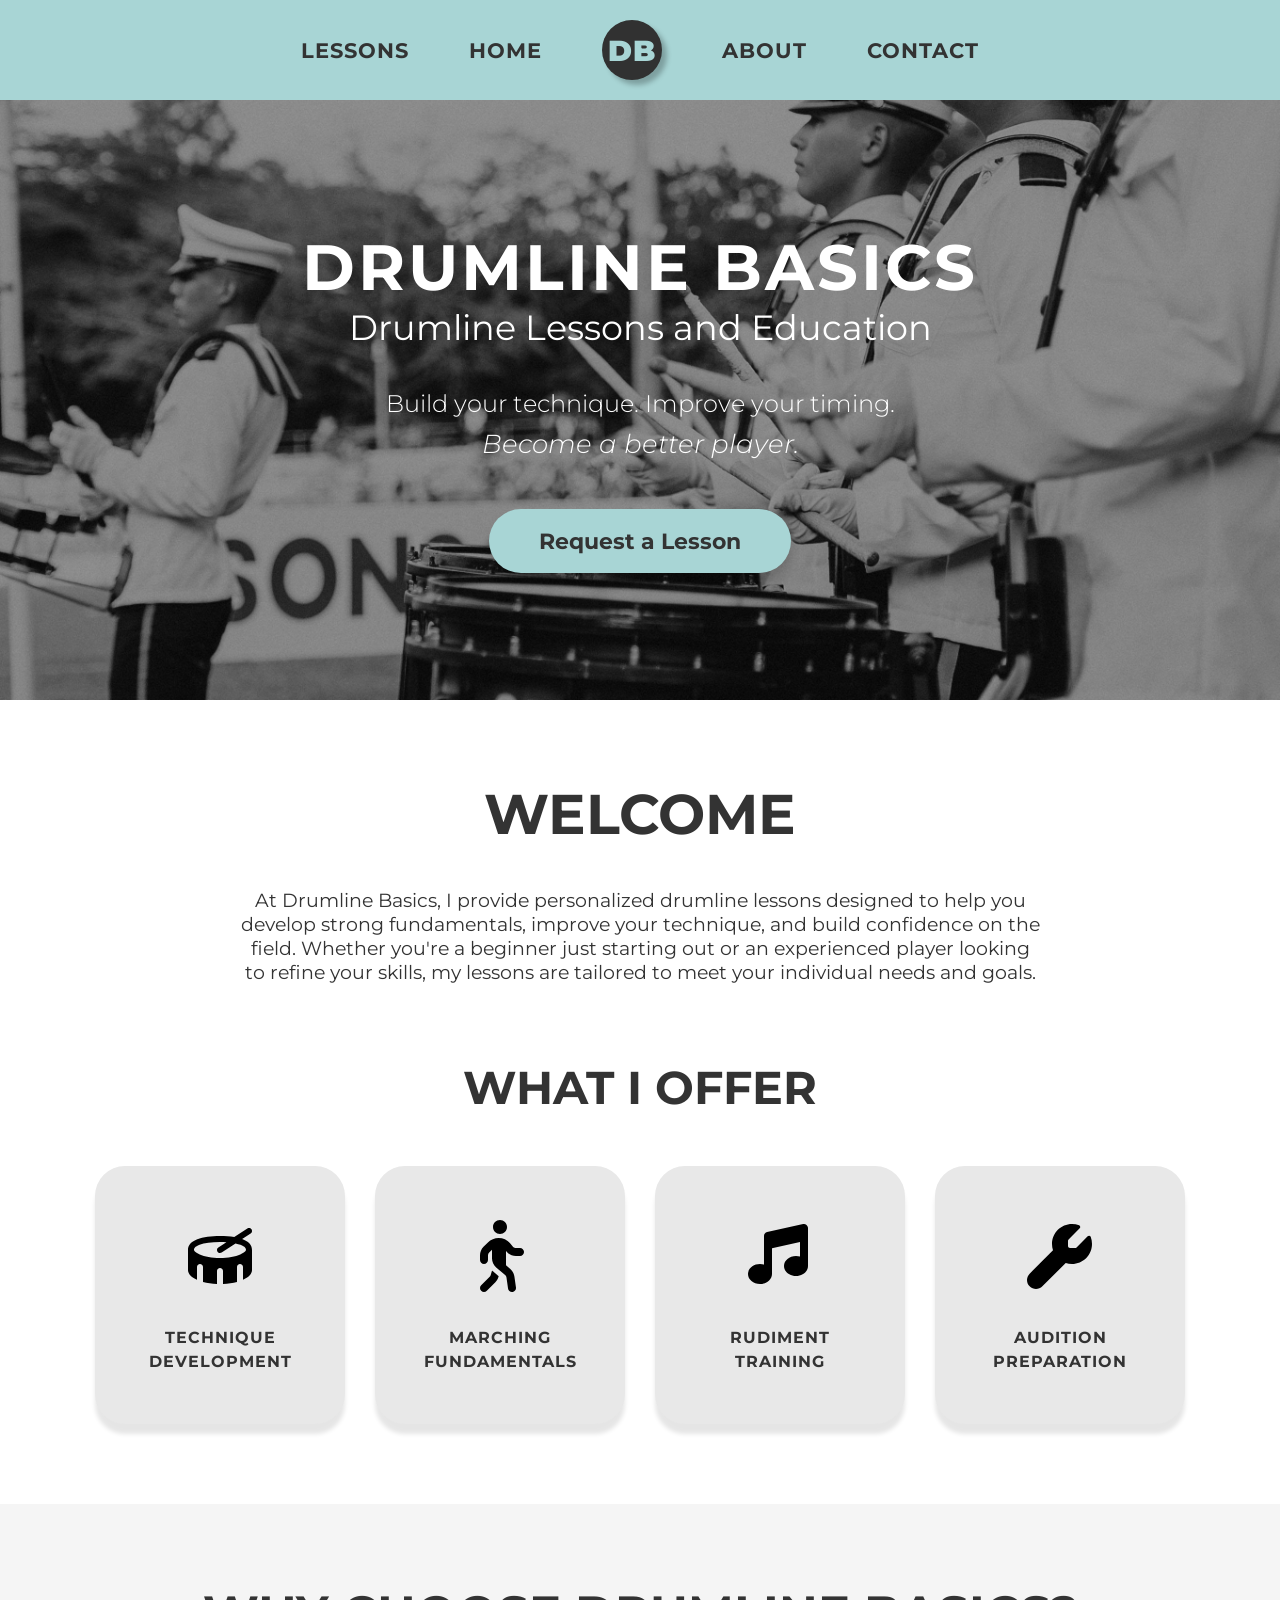
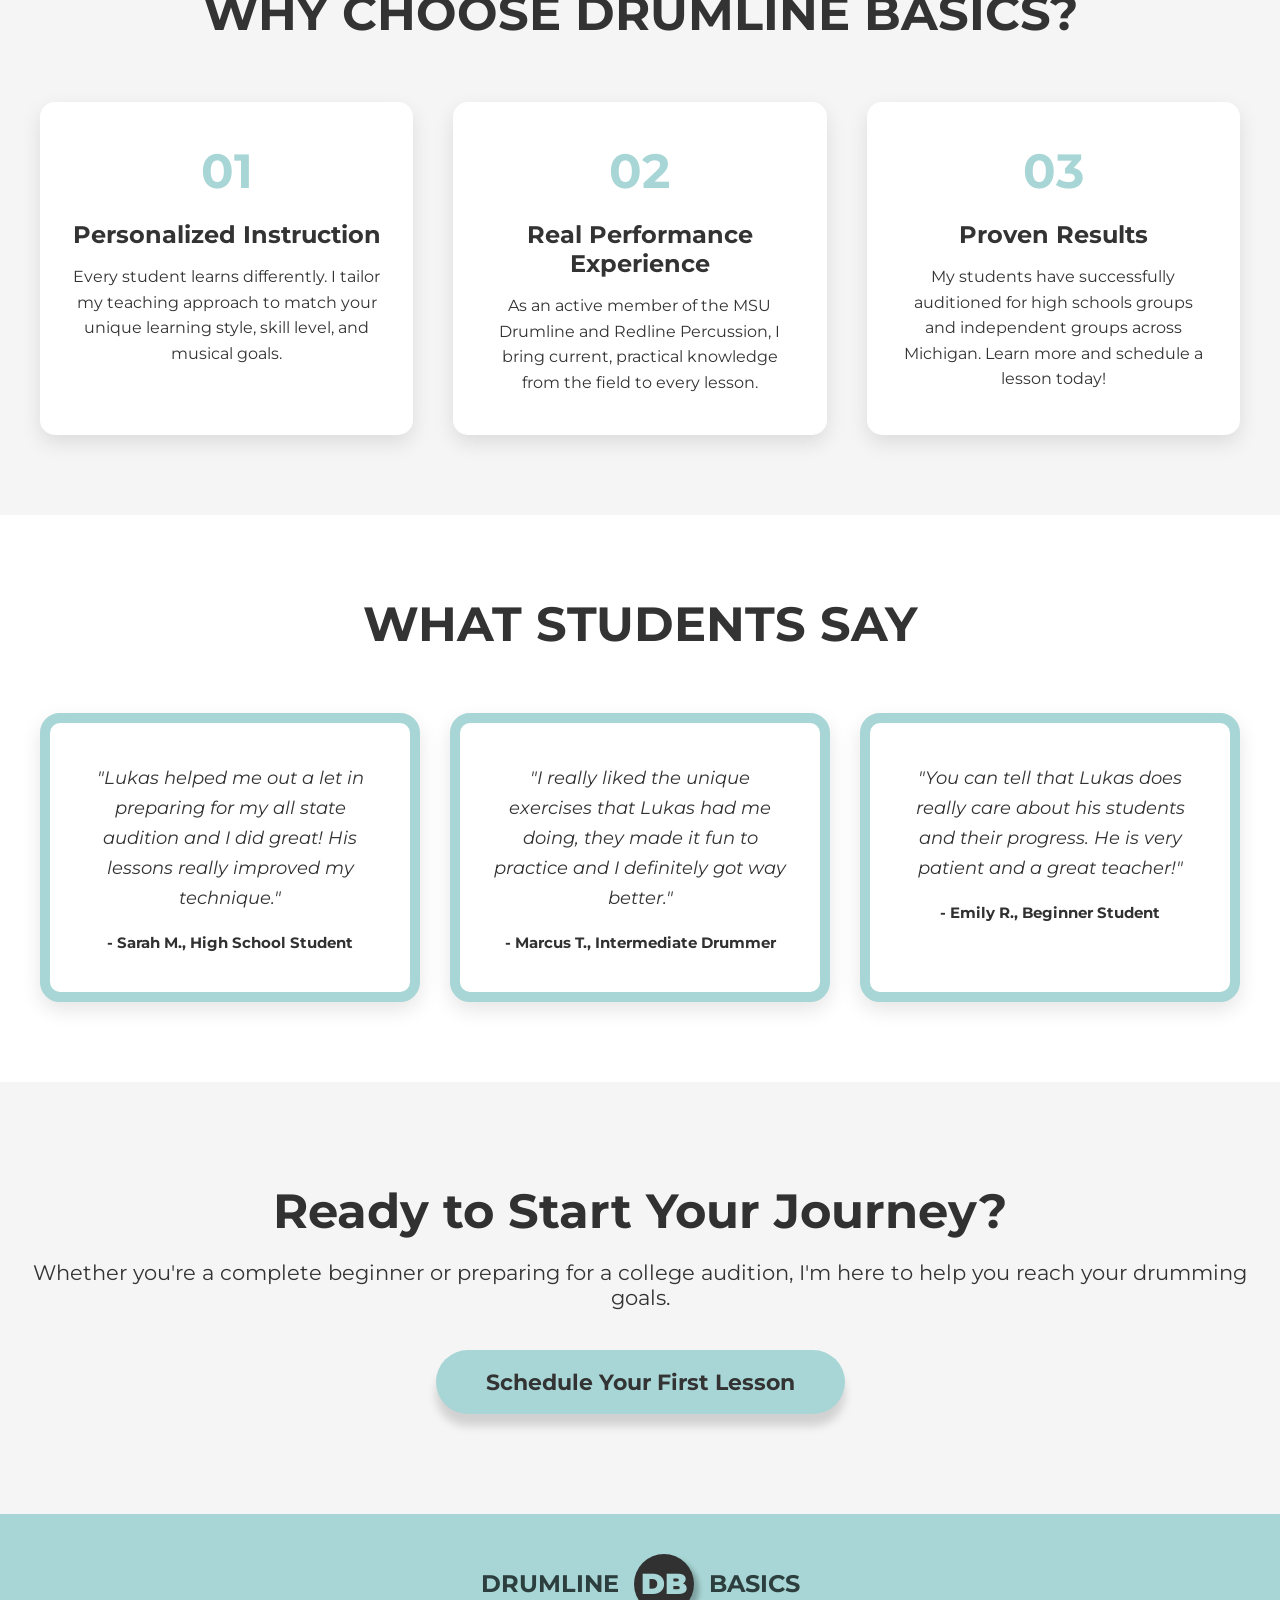
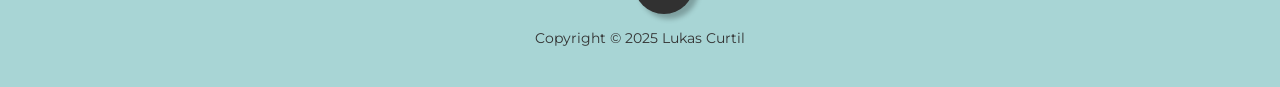
<file: index.html>
<!DOCTYPE html>
<html lang="en">
<head>
    <meta charset="UTF-8">
    <meta name="viewport" content="width=device-width, initial-scale=1.0">
    <title>Drumline Basics - HOME</title>
    <link rel="stylesheet" href="styles.css">
    <link rel="icon" href="images/favicon_final.png" type="image/png">
</head>
<body>
    <nav>
        <ul>
            <li><a href="lessons.html">LESSONS</a></li>
            <li><a href="index.html" class="active">HOME</a></li>
            <li><a href="index.html"><div class="logo">DB</div></a></li>
            <li><a href="about.html">ABOUT</a></li>
            <li><a href="contact.html">CONTACT</a></li>
        </ul>
    </nav>

    <section class="hero">
        <h1>DRUMLINE BASICS</h1>
        <h2>Drumline Lessons and Education</h2>
        <p>Build your technique. Improve your timing.</p>
        <p class="tagline"><em>Become a better player.</em></p>
        <a href="lessons.html" class="cta-button">Request a Lesson</a>
    </section>
    

    <section class="what-i-offer">
        <h2>WELCOME</h2>
        <p class="offer-intro">At Drumline Basics, I provide personalized drumline lessons designed to help you develop strong fundamentals, improve your technique, and build confidence on the field. Whether you're a beginner just starting out or an experienced player looking to refine your skills, my lessons are tailored to meet your individual needs and goals.</p>
        <h3 class="sub-what-i-offer">WHAT I OFFER</h3>
        <div class="features">
            <div class="feature-card">
                <img class="icon" src="svgs/drum-solid-full.svg" alt="Drum Icon">
                <h3>TECHNIQUE<br>DEVELOPMENT</h3>
            </div>
            <div class="feature-card">
                <img class="icon" src="svgs/person-walking-solid-full.svg" alt="Marching Icon">
                <h3>MARCHING<br>FUNDAMENTALS</h3>
            </div>
            <div class="feature-card">
                <img class="icon" src="svgs/music-solid-full.svg" alt="Music Icon">
                <h3>RUDIMENT<br>TRAINING</h3>
            </div>
            <div class="feature-card">
                <img class="icon" src="svgs/wrench-solid-full.svg" alt="Wrench Icon">
                <h3>AUDITION<br>PREPARATION</h3>
            </div>
        </div>
    </section>

    <section class="why-choose">
        <h2>WHY CHOOSE DRUMLINE BASICS?</h2>
        <div class="why-content">
            <div class="why-item">
                <div class="why-number">01</div>
                <h3>Personalized Instruction</h3>
                <p>Every student learns differently. I tailor my teaching approach to match your unique learning style, skill level, and musical goals.</p>
            </div>
            <div class="why-item">
                <div class="why-number">02</div>
                <h3>Real Performance Experience</h3>
                <p>As an active member of the MSU Drumline and Redline Percussion, I bring current, practical knowledge from the field to every lesson.</p>
            </div>
            <div class="why-item">
                <div class="why-number">03</div>
                <h3>Proven Results</h3>
                <p>My students have successfully auditioned for high schools groups and independent groups across Michigan. Learn more and schedule a lesson today!</p>
            </div>
        </div>
    </section>

    <section class="testimonials">
        <h2>WHAT STUDENTS SAY</h2>
        <div class="testimonial-grid">
            <div class="testimonial-card">
                <p class="testimonial-text">"Lukas helped me out a let in preparing for my all state audition and I did great! His lessons really improved my technique."</p>
                <p class="testimonial-author">- Sarah M., High School Student</p>
            </div>
            <div class="testimonial-card">
                <p class="testimonial-text">"I really liked the unique exercises that Lukas had me doing, they made it fun to practice and I definitely got way better."</p>
                <p class="testimonial-author">- Marcus T., Intermediate Drummer</p>
            </div>
            <div class="testimonial-card">
                <p class="testimonial-text">"You can tell that Lukas does really care about his students and their progress. He is very patient and a great teacher!"</p>
                <p class="testimonial-author">- Emily R., Beginner Student</p>
            </div>
        </div>
    </section>

    <section class="cta-section">
        <div class="cta-content">
            <h2>Ready to Start Your Journey?</h2>
            <p>Whether you're a complete beginner or preparing for a college audition, I'm here to help you reach your drumming goals.</p>
            <a href="lessons.html" class="cta-button">Schedule Your First Lesson</a>
        </div>
    </section>

    <footer>
        <div class="footer-logo">
            <span class="footer-text">DRUMLINE</span>
            <div class="logo">DB</div>
            <span class="footer-text">BASICS</span>
        </div>
        <p class="copyright">Copyright © 2025 Lukas Curtil</p>
    </footer>

    <button id="backToTop">
          <img src="svgs/angle-up-solid-full.svg" alt="Back to top">
    </button>

    <script src="scripts/btt.js"></script>
</body>
</html>
</file>
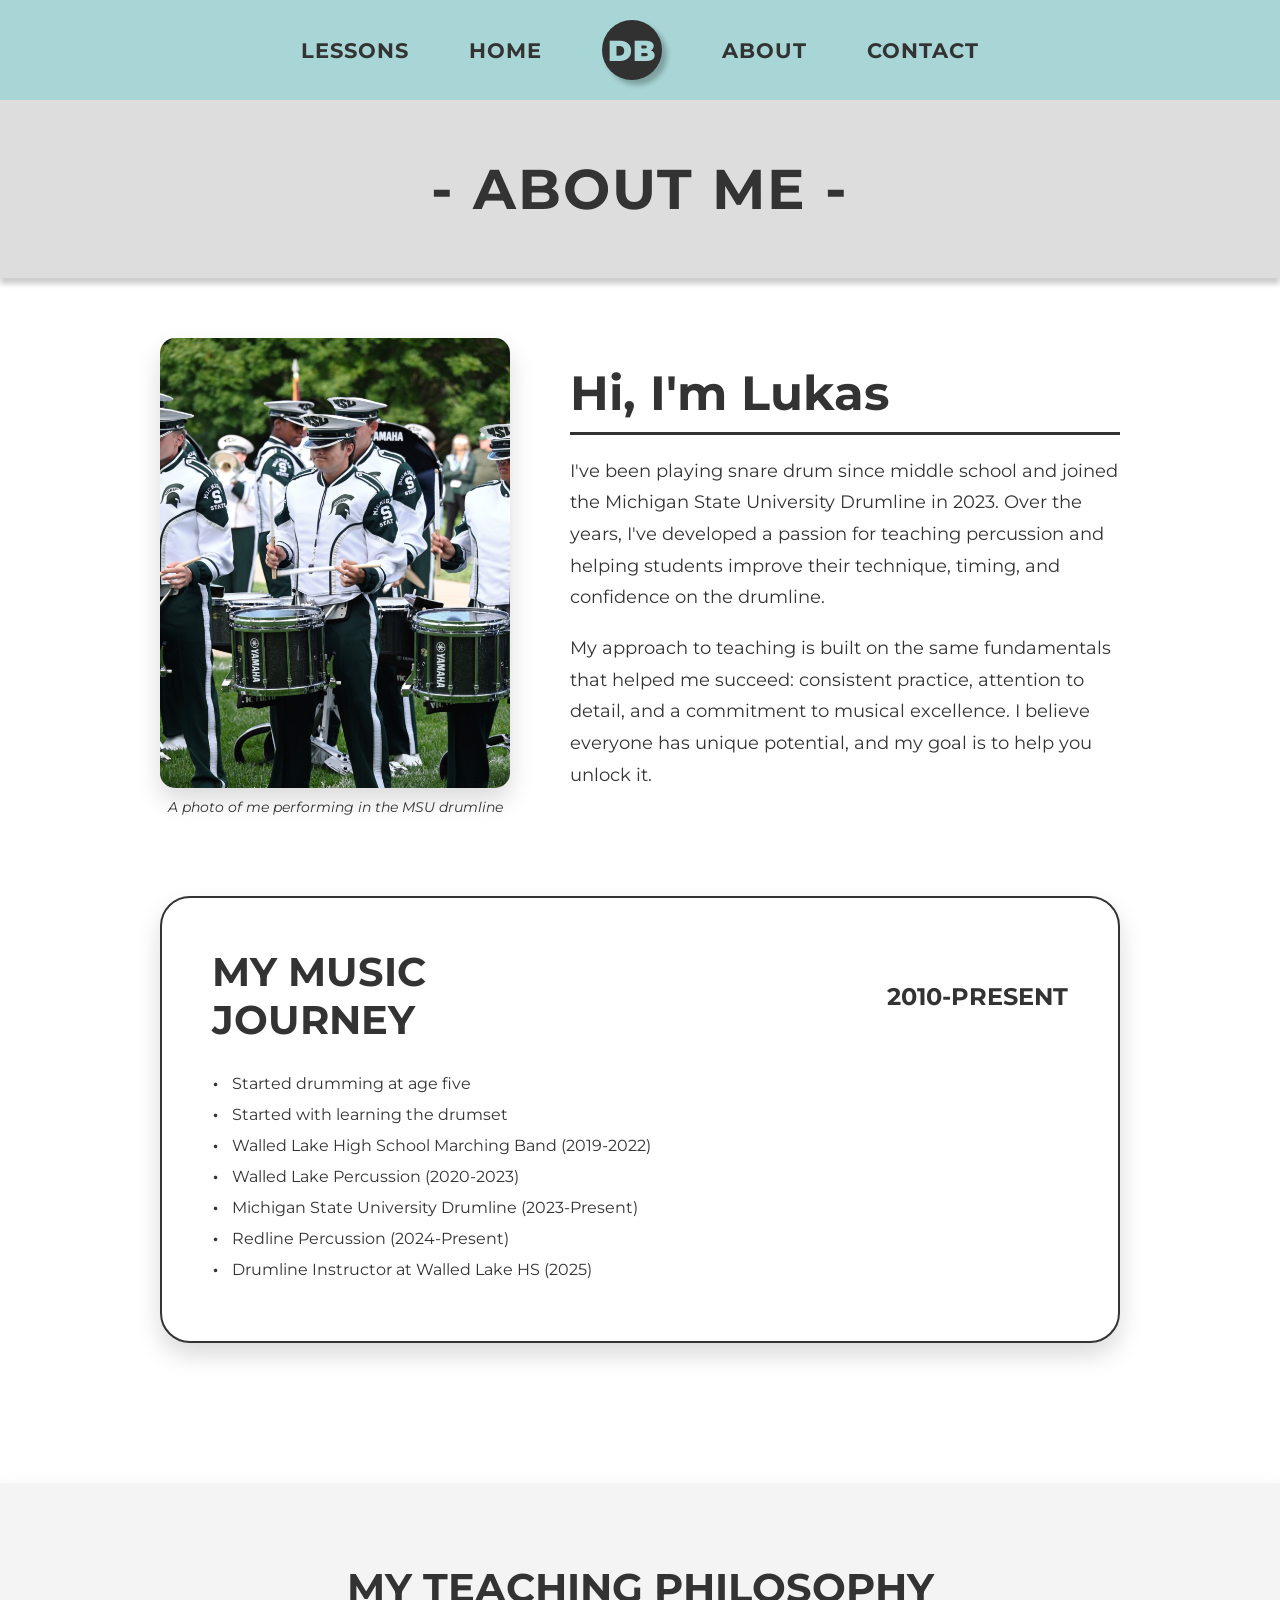
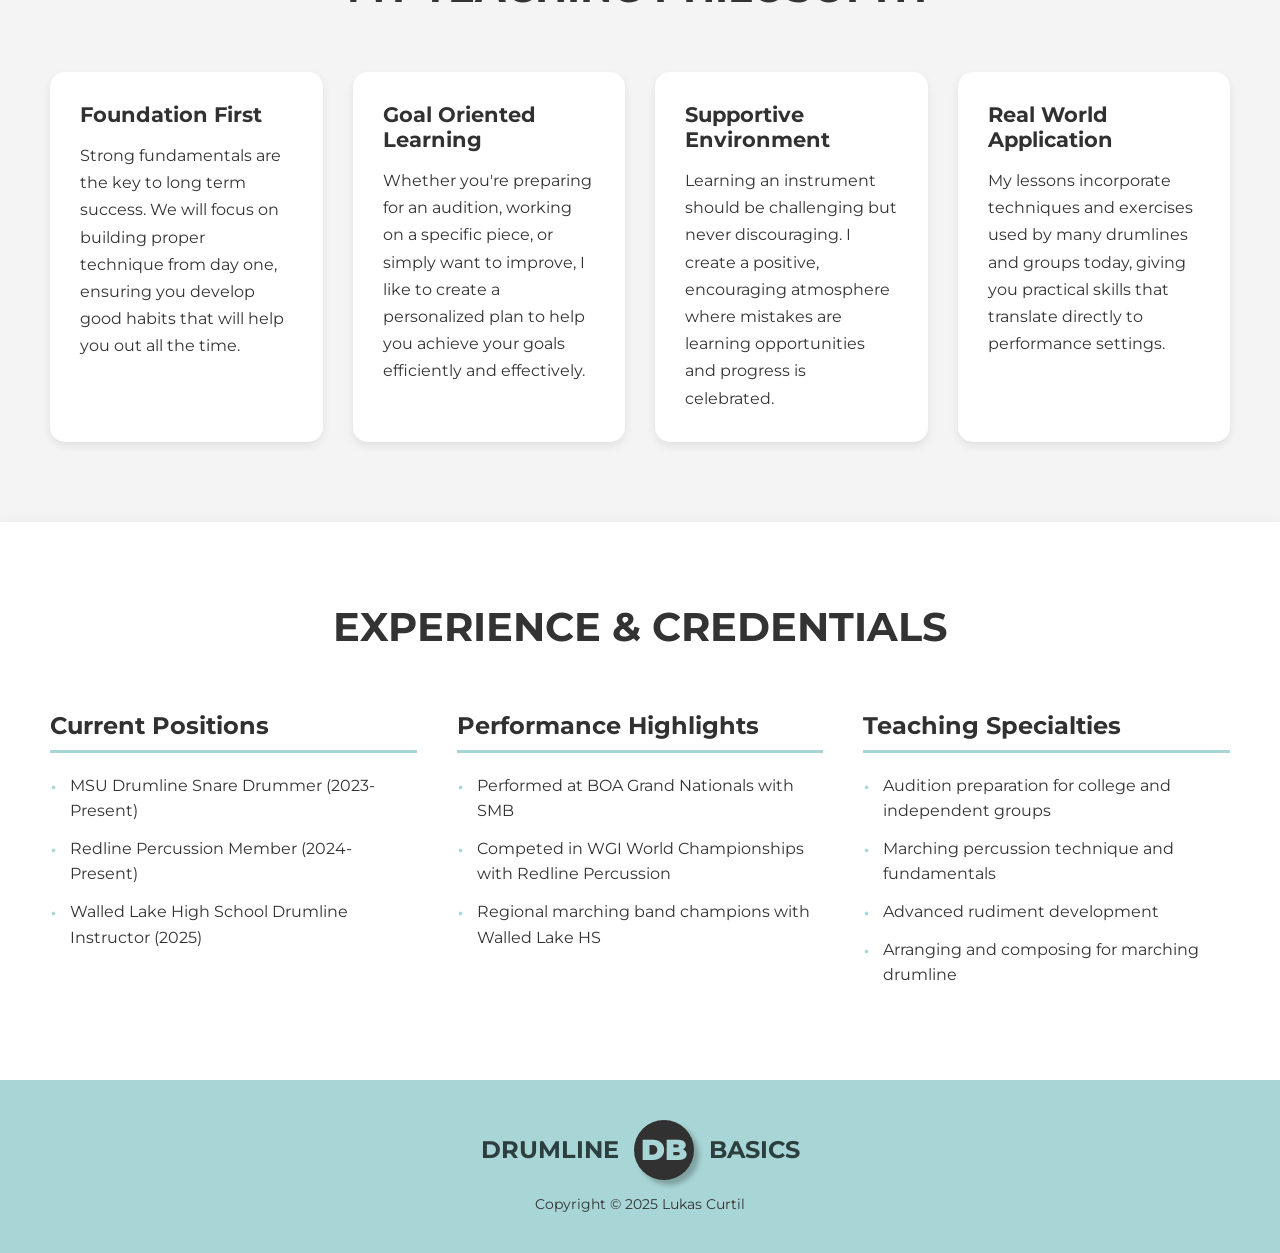
<file: about.html>
<!DOCTYPE html>
<html lang="en">
<head>
    <meta charset="UTF-8">
    <meta name="viewport" content="width=device-width, initial-scale=1.0">
    <title>Drumline Basics - ABOUT</title>
    <link rel="stylesheet" href="styles.css">
    <link rel="icon" href="images/favicon_final.png" type="image/png">
</head>
<body>
    <nav>
        <ul>
            <li><a href="lessons.html">LESSONS</a></li>
            <li><a href="index.html" class="active">HOME</a></li>
            <li><a href="index.html"><div class="logo">DB</div></a></li>
            <li><a href="about.html">ABOUT</a></li>
            <li><a href="contact.html">CONTACT</a></li>
        </ul>
    </nav>

    <section class="page-header">
        <h1>- ABOUT ME -</h1>
    </section>

    <section class="about-content">
        <div class="about-intro">
            <div class="about-image">
                <img src="images/about-img.png" alt="Me performing in the MSU drumline.">
                <p class="image-caption">A photo of me performing in the MSU drumline</p>
            </div>
            <div class="about-text">
                <h2>Hi, I'm Lukas</h2>
                <p>I've been playing snare drum since middle school and joined the Michigan State University Drumline in 2023. Over the years, I've developed a passion for teaching percussion and helping students improve their technique, timing, and confidence on the drumline.</p><br>
                <p>My approach to teaching is built on the same fundamentals that helped me succeed: consistent practice, attention to detail, and a commitment to musical excellence. I believe everyone has unique potential, and my goal is to help you unlock it.</p>
            </div>
        </div>

        <div class="music-journey">
            <div class="journey-header">
                <h2>MY MUSIC<br>JOURNEY</h2>
                <p class="journey-years">2010-PRESENT</p>
            </div>
            <ul class="journey-list">
                <li>Started drumming at age five</li>
                <li>Started with learning the drumset</li>
                <li>Walled Lake High School Marching Band (2019-2022)</li>
                <li>Walled Lake Percussion (2020-2023)</li>
                <li>Michigan State University Drumline (2023-Present)</li>
                <li>Redline Percussion (2024-Present)</li>
                <li>Drumline Instructor at Walled Lake HS (2025)</li>
            </ul>
        </div>
    </section>

    <div class="teaching-philosophy">
        <h2>MY TEACHING PHILOSOPHY</h2>
        <div class="philosophy-grid">
            <div class="philosophy-item">
                <h3>Foundation First</h3>
                <p>Strong fundamentals are the key to long term success. We will focus on building proper technique from day one, ensuring you develop good habits that will help you out all the time.</p>
            </div>
            <div class="philosophy-item">
                <h3>Goal Oriented Learning</h3>
                <p>Whether you're preparing for an audition, working on a specific piece, or simply want to improve, I like to create a personalized plan to help you achieve your goals efficiently and effectively.</p>
            </div>
            <div class="philosophy-item">
                <h3>Supportive Environment</h3>
                <p>Learning an instrument should be challenging but never discouraging. I create a positive, encouraging atmosphere where mistakes are learning opportunities and progress is celebrated.</p>
            </div>
            <div class="philosophy-item">
                <h3>Real World Application</h3>
                <p>My lessons incorporate techniques and exercises used by many drumlines and groups today, giving you practical skills that translate directly to performance settings.</p>
            </div>
        </div>
    </div>

    <div class="credentials">
        <h2>EXPERIENCE & CREDENTIALS</h2>
        <div class="credentials-content">
            <div class="credential-item">
                <h3>Current Positions</h3>
                <ul>
                    <li>MSU Drumline Snare Drummer (2023-Present)</li>
                    <li>Redline Percussion Member (2024-Present)</li>
                    <li>Walled Lake High School Drumline Instructor (2025)</li>
                </ul>
            </div>
            <div class="credential-item">
                <h3>Performance Highlights</h3>
                <ul>
                    <li>Performed at BOA Grand Nationals with SMB</li>
                    <li>Competed in WGI World Championships with Redline Percussion</li>
                    <li>Regional marching band champions with Walled Lake HS</li>
                </ul>
            </div>
            <div class="credential-item">
                <h3>Teaching Specialties</h3>
                <ul>
                    <li>Audition preparation for college and independent groups</li>
                    <li>Marching percussion technique and fundamentals</li>
                    <li>Advanced rudiment development</li>
                    <li>Arranging and composing for marching drumline</li>
                </ul>
            </div>
        </div>
    </div>

    <footer>
        <div class="footer-logo">
            <span class="footer-text">DRUMLINE</span>
            <div class="logo">DB</div>
            <span class="footer-text">BASICS</span>
        </div>
        <p class="copyright">Copyright © 2025 Lukas Curtil</p>
    </footer>

    <div id="tipModal" class="modal">
        <div class="modal-content">
            <span class="close-modal">&times;</span>
            <h2>Tip of the Day</h2>
            <p id="tipText">Loading tip...</p>
            <button id="newTipBtn">Show Another Tip</button>
        </div>
    </div>

    <button id="backToTop">
          <img src="svgs/angle-up-solid-full.svg" alt="Back to top">
    </button>

    <script src="scripts/tip-of-the-day.js"></script>
    <script src="scripts/btt.js"></script>
</body>
</html>
</file>
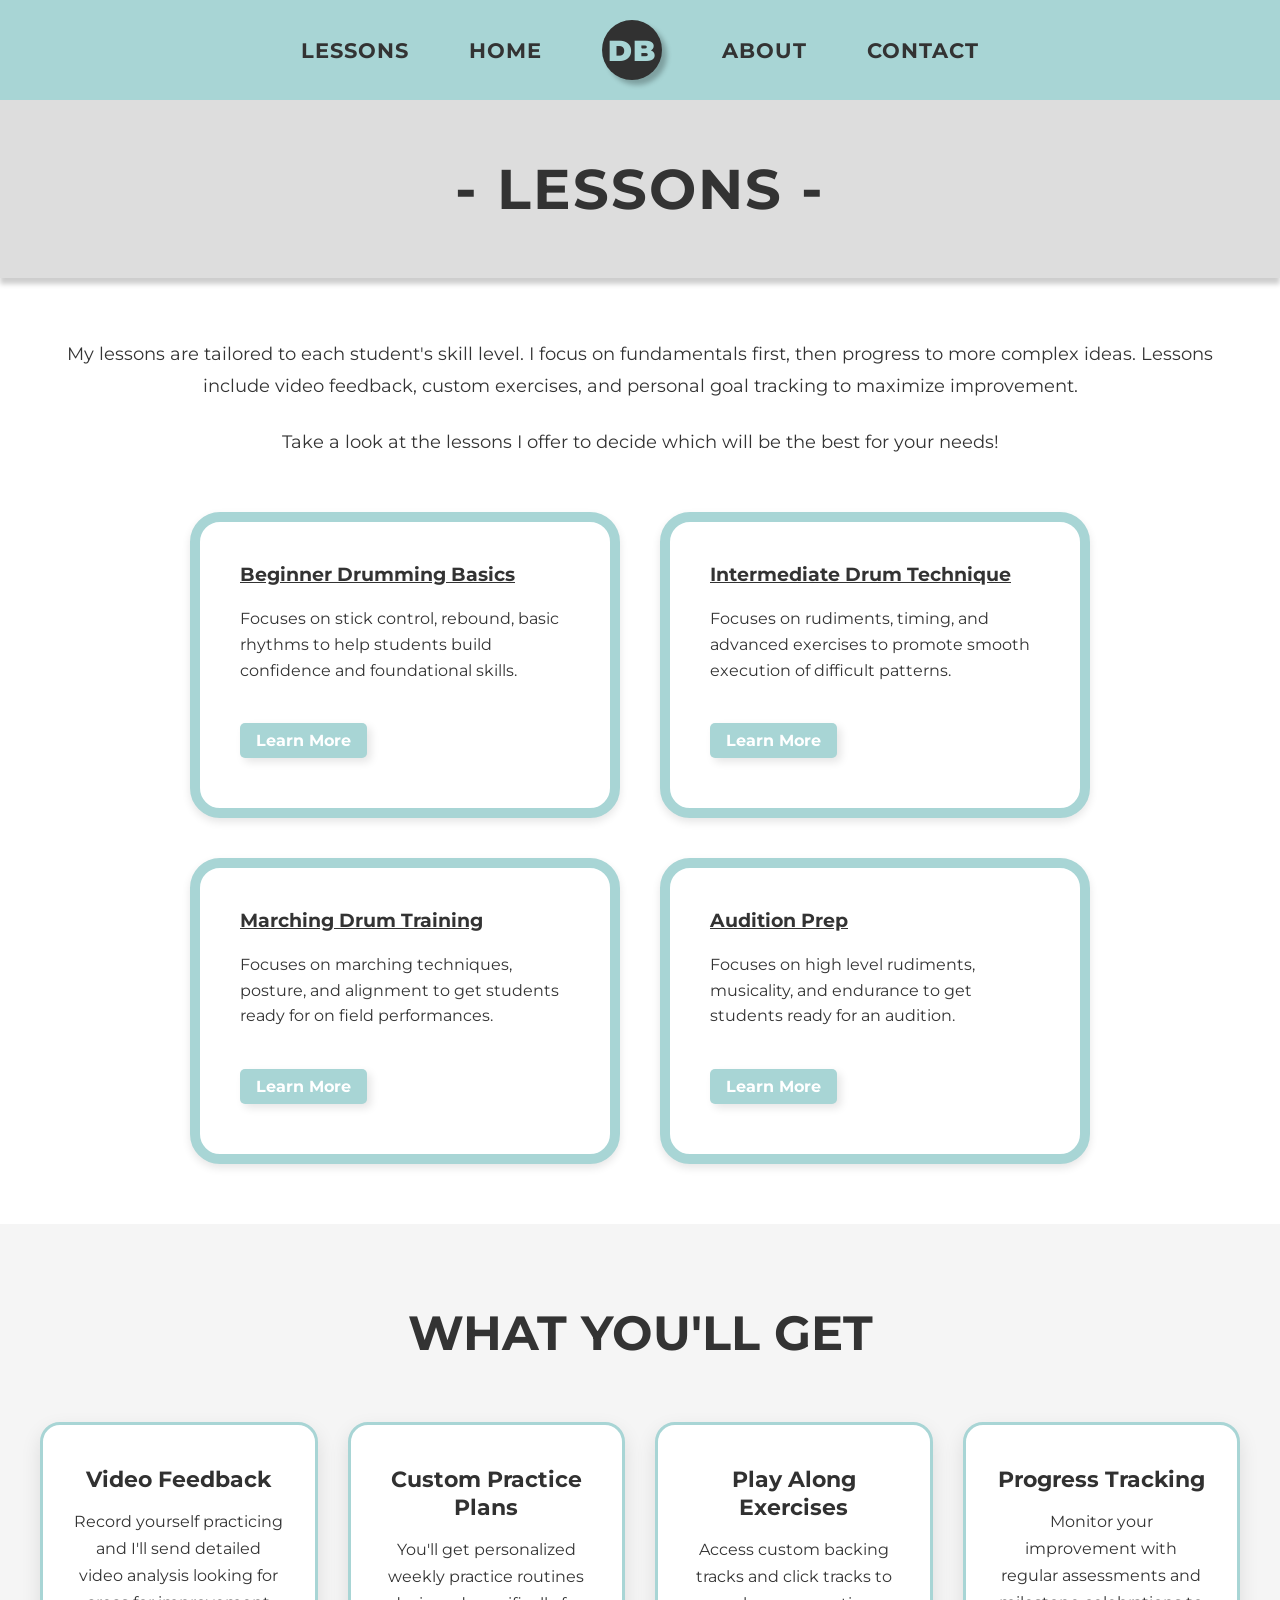
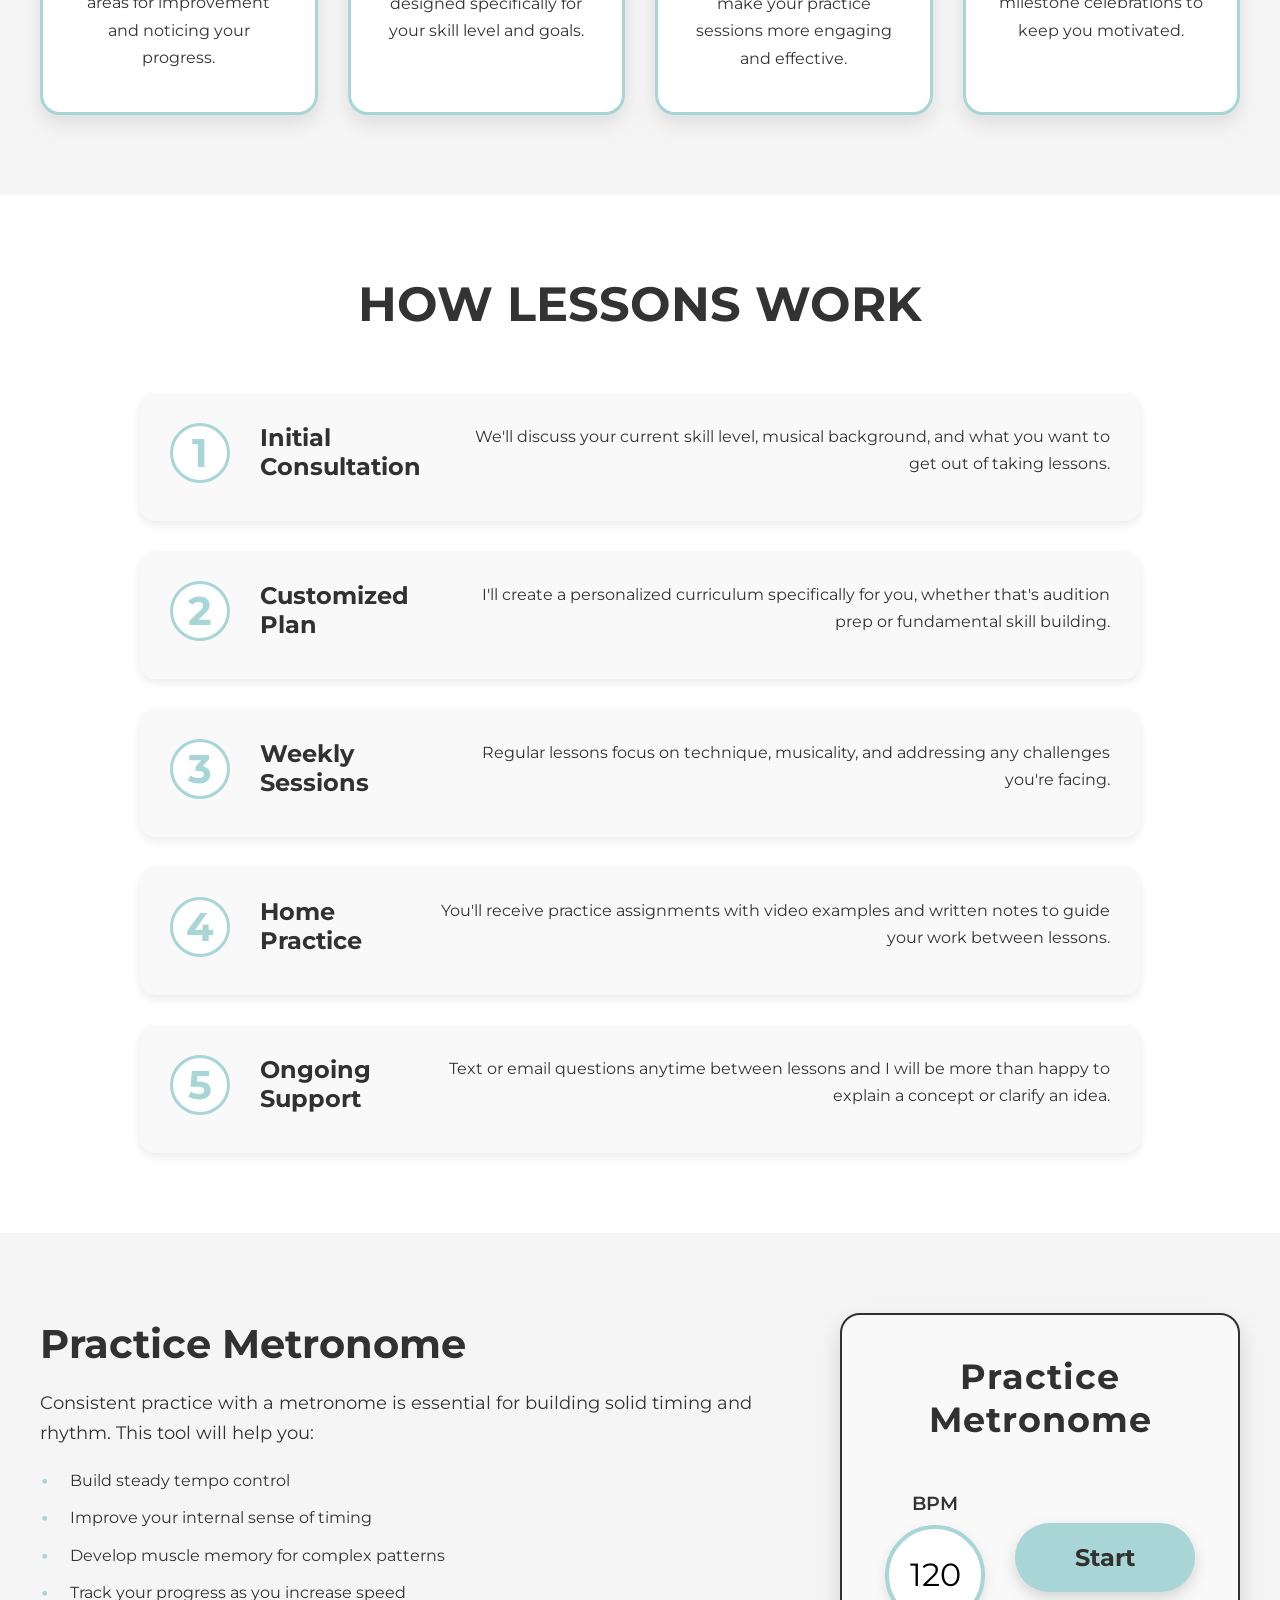
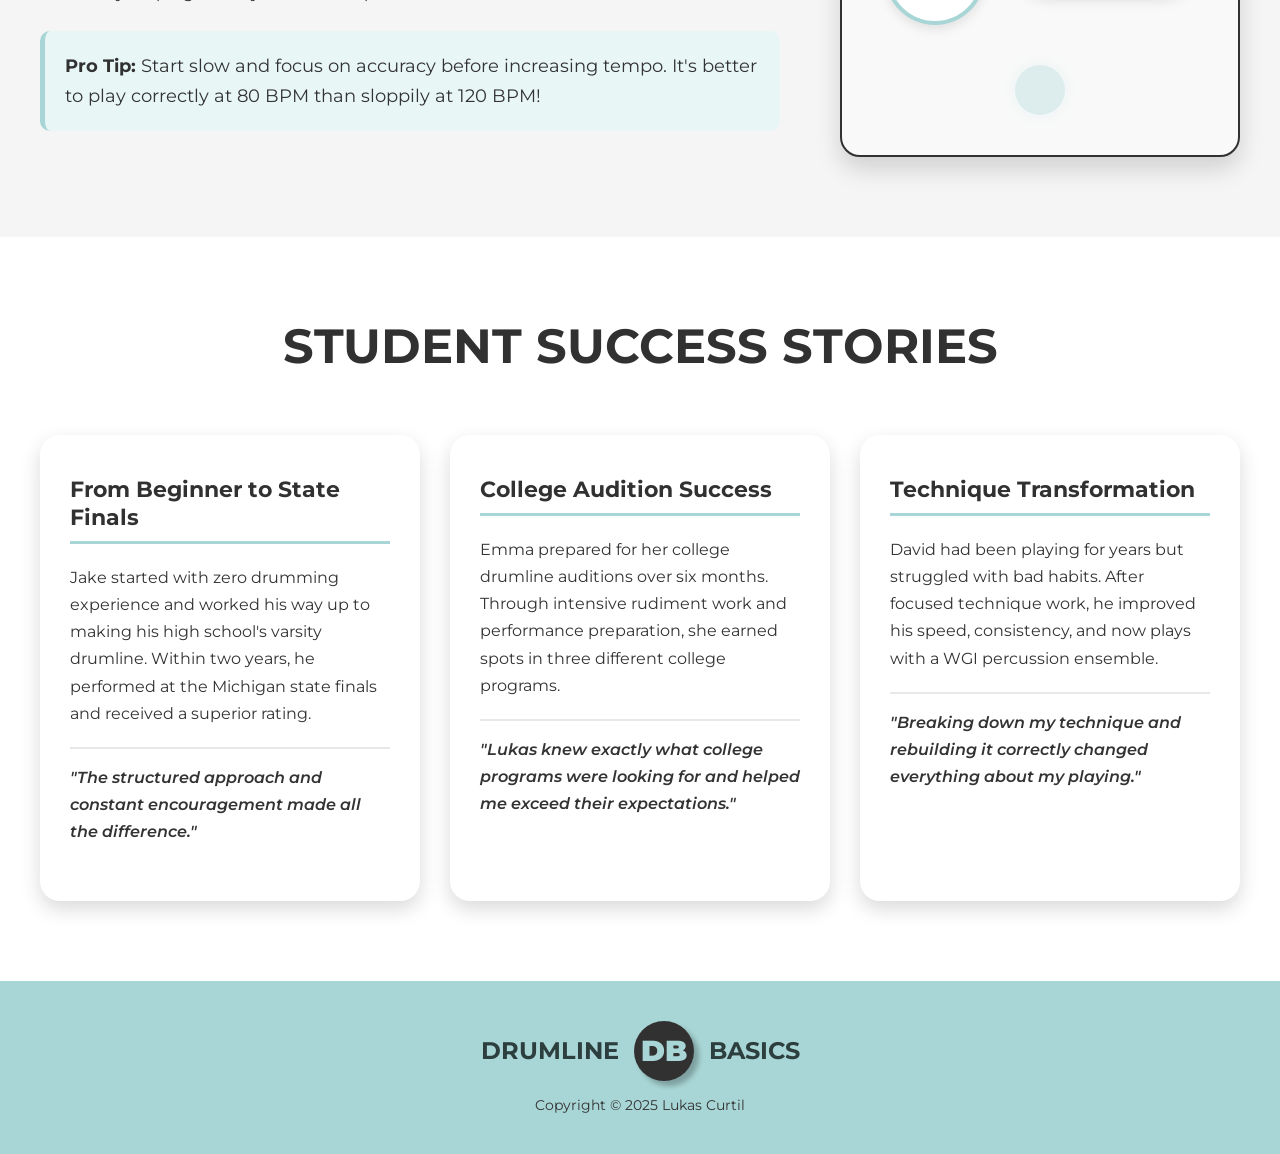
<file: lessons.html>
<!DOCTYPE html>
<html lang="en">
<head>
    <meta charset="UTF-8">
    <meta name="viewport" content="width=device-width, initial-scale=1.0">
    <title>Drumline Basics - LESSONS</title>
    <link rel="stylesheet" href="styles.css">
    <link rel="icon" href="images/favicon_final.png" type="image/png">
</head>
<body>
    <nav>
        <ul>
            <li><a href="lessons.html">LESSONS</a></li>
            <li><a href="index.html" class="active">HOME</a></li>
            <li><a href="index.html"><div class="logo">DB</div></a></li>
            <li><a href="about.html">ABOUT</a></li>
            <li><a href="contact.html">CONTACT</a></li>
        </ul>
    </nav>

    <section class="page-header">
        <h1>- LESSONS -</h1>
    </section>

    <section class="lessons-content">
        <p class="intro-text">
            My lessons are tailored to each student's skill level. I focus on fundamentals 
            first, then progress to more complex ideas. Lessons include video feedback, 
            custom exercises, and personal goal tracking to maximize improvement.
        </p>
        <p class="cta-text">
            Take a look at the lessons I offer to decide which will be the best for your needs!
        </p>

        <div class="lesson-cards">
            <div class="lesson-card">
                <h2>Beginner Drumming Basics</h2>
                <p>Focuses on stick control, rebound, basic rhythms to help students build confidence and foundational skills.</p>
                <button class="lesson-button learn-more-btn">Learn More</button>
                <div class="lesson-details">
                    <p>Lessons include:</p>
                    <ul>
                        <li>Stick control exercises</li>
                        <li>Basic rhythm patterns</li>
                        <li>Foundational warm ups</li>
                    </ul>
                    <a href="contact.html" class="lesson-button request-lesson-btn">Request a Lesson</a>
                </div>
            </div>

            <div class="lesson-card">
                <h2>Intermediate Drum Technique</h2>
                <p>Focuses on rudiments, timing, and advanced exercises to promote smooth execution of difficult patterns.</p>
                <button class="lesson-button learn-more-btn">Learn More</button>
                <div class="lesson-details">
                    <p>Lessons include:</p>
                    <ul>
                        <li>Advanced rudiments practice</li>
                        <li>Timing & coordination practice</li>
                        <li>Complex pattern execution</li>
                    </ul>
                    <a href="contact.html" class="lesson-button request-lesson-btn">Request a Lesson</a>
                </div>
            </div>

            <div class="lesson-card">
                <h2>Marching Drum Training</h2>
                <p>Focuses on marching techniques, posture, and alignment to get students ready for on field performances.</p>
                <button class="lesson-button learn-more-btn">Learn More</button>
                <div class="lesson-details">
                    <p>Lessons include:</p>
                    <ul>
                        <li>Marching posture & technique</li>
                        <li>Alignment exercises</li>
                        <li>Performance readiness exercises</li>
                    </ul>
                    <a href="contact.html" class="lesson-button request-lesson-btn">Request a Lesson</a>
                </div>
            </div>

            <div class="lesson-card">
                <h2>Audition Prep</h2>
                <p>Focuses on high level rudiments, musicality, and endurance to get students ready for an audition.</p>
                <button class="lesson-button learn-more-btn">Learn More</button>
                <div class="lesson-details">
                    <p>Lessons include:</p>
                    <ul>
                        <li>High level rudiments practice</li>
                        <li>Musicality & interpretation</li>
                        <li>Endurance exercises</li>
                    </ul>
                    <a href="contact.html" class="lesson-button request-lesson-btn">Request a Lesson</a>
                </div>
            </div>

        </div>
    </section>

    <section class="lesson-benefits">
        <h2>WHAT YOU'LL GET</h2>
        <div class="benefits-grid">
            <div class="benefit-item">
                <h3>Video Feedback</h3>
                <p>Record yourself practicing and I'll send detailed video analysis looking for areas for improvement and noticing your progress.</p>
            </div>
            <div class="benefit-item">
                <h3>Custom Practice Plans</h3>
                <p>You'll get personalized weekly practice routines designed specifically for your skill level and goals.</p>
            </div>
            <div class="benefit-item">
                <h3>Play Along Exercises</h3>
                <p>Access custom backing tracks and click tracks to make your practice sessions more engaging and effective.</p>
            </div>
            <div class="benefit-item">
                <h3>Progress Tracking</h3>
                <p>Monitor your improvement with regular assessments and milestone celebrations to keep you motivated.</p>
            </div>
        </div>
    </section>

    <section class="lesson-format">
        <div class="format-content">
            <h2>HOW LESSONS WORK</h2>
            <div class="format-steps">
                <div class="step-item">
                    <div class="step-number">1</div>
                    <h3>Initial Consultation</h3>
                    <div class="step-description">
                        <p>We'll discuss your current skill level, musical background, and what you want to get out of taking lessons.</p>
                    </div>
                </div>
                <div class="step-item">
                    <div class="step-number">2</div>
                    <h3>Customized Plan</h3>
                    <p>I'll create a personalized curriculum specifically for you, whether that's audition prep or fundamental skill building.</p>
                </div>
                <div class="step-item">
                    <div class="step-number">3</div>
                    <h3>Weekly Sessions</h3>
                    <p>Regular lessons focus on technique, musicality, and addressing any challenges you're facing.</p>
                </div>
                <div class="step-item">
                    <div class="step-number">4</div>
                    <h3>Home Practice</h3>
                    <p>You'll receive practice assignments with video examples and written notes to guide your work between lessons.</p>
                </div>
                <div class="step-item">
                    <div class="step-number">5</div>
                    <h3>Ongoing Support</h3>
                    <p>Text or email questions anytime between lessons and I will be more than happy to explain a concept or clarify an idea.</p>
                </div>
            </div>
        </div>
    </section>

    <section class="metronome-wrapper">
        <div class="metronome-container">
            <div class="metronome-info">
                <h2>Practice Metronome</h2>
                <p>Consistent practice with a metronome is essential for building solid timing and rhythm. This tool will help you:</p>
                <ul>
                    <li>Build steady tempo control</li>
                    <li>Improve your internal sense of timing</li>
                    <li>Develop muscle memory for complex patterns</li>
                    <li>Track your progress as you increase speed</li>
                </ul>
                <p class="metronome-tip"><strong>Pro Tip:</strong> Start slow and focus on accuracy before increasing tempo. It's better to play correctly at 80 BPM than sloppily at 120 BPM!</p>
            </div>

            <section id="metronome" class="metronome-section">
                <h2>Practice Metronome</h2>

                <div class="metronome-controls">
                    <div class="bpm-dial">
                        <label for="bpm">BPM</label>
                        <input type="number" id="bpm" value="120" min="30" max="300">
                    </div>
                    <button id="startStop">Start</button>
                </div>

                <div class="beat-indicator"></div>
            </section>
        </div>
    </section>

    <section class="success-stories">
        <h2>STUDENT SUCCESS STORIES</h2>
        <div class="stories-container">
            <div class="story-card">
                <h3>From Beginner to State Finals</h3>
                <p>Jake started with zero drumming experience and worked his way up to making his high school's varsity drumline. Within two years, he performed at the Michigan state finals and received a superior rating.</p>
                <p class="story-highlight">"The structured approach and constant encouragement made all the difference."</p>
            </div>
            <div class="story-card">
                <h3>College Audition Success</h3>
                <p>Emma prepared for her college drumline auditions over six months. Through intensive rudiment work and performance preparation, she earned spots in three different college programs.</p>
                <p class="story-highlight">"Lukas knew exactly what college programs were looking for and helped me exceed their expectations."</p>
            </div>
            <div class="story-card">
                <h3>Technique Transformation</h3>
                <p>David had been playing for years but struggled with bad habits. After focused technique work, he improved his speed, consistency, and now plays with a WGI percussion ensemble.</p>
                <p class="story-highlight">"Breaking down my technique and rebuilding it correctly changed everything about my playing."</p>
            </div>
        </div>
    </section>

    <footer>
        <div class="footer-logo">
            <span class="footer-text">DRUMLINE</span>
            <div class="logo">DB</div>
            <span class="footer-text">BASICS</span>
        </div>
        <p class="copyright">Copyright © 2025 Lukas Curtil</p>
    </footer>

    <button id="backToTop">
          <img src="svgs/angle-up-solid-full.svg" alt="Back to top">
    </button>

    <script src="scripts/metronome.js"></script>
    <script src="scripts/btt.js"></script>
    <script src="scripts/dropdown.js"></script>
</body>
</html>
</file>
<file: styles.css>
@import url('https://fonts.googleapis.com/css2?family=Montserrat:wght@300;400;600;700;900&display=swap');

* {
    margin: 0;
    padding: 0;
    box-sizing: border-box;
    scroll-behavior: smooth;
}

body {
    font-family: "Montserrat", sans-serif;
    color: #333;
    min-height: 100vh;
    display: flex;
    flex-direction: column;
}

/* navbar */
.logo {
    width: 60px;
    height: 60px;
    background-color: #313131;
    border-radius: 50%;
    display: flex;
    align-items: center;
    justify-content: center;
    color: #a8d5d5;
    font-size: 1.8rem;
    font-weight: 900;
    transition: background-color 0.3s ease;
    box-shadow: 5px 5px 5px rgba(0,0,0,0.25);
}

nav {
    background-color: #a8d5d5;
    padding: 20px 0;
    position: sticky;
    top: 0;
    z-index: 1000;
}

nav ul {
    list-style: none;
    display: flex;
    justify-content: center;
    align-items: center;
    gap: 60px;
}

nav a {
    text-decoration: none;
    color: #333;
    font-weight: 700;
    font-size: 1.3rem;
    letter-spacing: 1px;
    transition: color 0.3s ease;
}

nav a:hover {
    color: #ffff;
}

.logo:hover {
    background-color: #ffff;
}

@media (max-width: 900px) {
    nav ul {
        gap: 40px;
    }
    nav a {
        font-size: 1.1rem;
    }
    .logo {
        width: 50px;
        height: 50px;
        font-size: 1.5rem;
    }
}

@media (max-width: 600px) {
    nav ul {
        gap: 20px;
        flex-wrap: wrap;
    }
    nav a {
        font-size: 0.9rem;
    }
    .logo {
        width: 40px;
        height: 40px;
        font-size: 1.2rem;
    }
}

@media (max-width: 400px) {
    nav ul {
        gap: 10px;
    }
    nav a {
        font-size: 0.9rem;
    }
    .logo {
        width: 35px;
        height: 35px;
        font-size: 1rem;
    }
}


/* headers */
.page-header {
    background-color: #dddddd;
    padding: 55px 20px;
    text-align: center;
    box-shadow: 0 6px 5px rgba(0, 0, 0, 0.2);
}

.page-header h1 {
    font-size: 3.5rem;
    font-weight: 700;
    color: #333;
    letter-spacing: 2px;
}
@media (max-width: 900px) {
    .page-header h1 {
        font-size: 2.7rem;
    }
    .page-header {
        padding: 50px 15px;
    }
}

@media (max-width: 600px) {
    .page-header h1 {
        font-size: 2rem;
    }
    .page-header {
        padding: 40px 15px;
    }
}

@media (max-width: 400px) {
    .page-header h1 {
        font-size: 1.8rem;
    }
}

/* home */
.hero {
    background-image: url('images/hero.jpg');
    background-size: cover;
    background-position: center;
    height: 600px;
    display: flex;
    flex-direction: column;
    align-items: center;
    justify-content: center;
    text-align: center;
    color: #ffff;
    padding: 20px;
}

.hero h1 {
    font-size: 4rem;
    font-weight: 700;
    letter-spacing: 3px;
}

.hero h2 {
    font-size: 2.2rem;
    font-weight: 400;
    margin-bottom: 40px;
}

.hero p {
    font-size: 1.5rem;
    font-weight: 300;
    margin-bottom: 10px;
}

.hero .tagline {
    font-style: italic;
    font-size: 1.6rem;
    margin-bottom: 50px;
}

@media (max-width: 900px) {
    .hero {
        height: 500px;
        padding: 50px;
    }
    .hero h1 {
        font-size: 3rem;
    }
    .hero h2 {
        font-size: 1.8rem;
    }
    .hero p, .hero .tagline {
        font-size: 1.2rem;
    }
}

.cta-button {
    background-color: #a8d5d5;
    color: #333;
    padding: 18px 50px;
    font-size: 1.4rem;
    font-weight: 700;
    border: none;
    border-radius: 50px;
    text-decoration: none;
    display: inline-block;
    cursor: pointer;
    transition: all 0.3s;
    box-shadow: 0 12px 10px rgba(0,0,0,0.15);
}

.offer-intro {
    max-width: 800px;
    font-size: 1.2rem;
    margin-bottom: 75px;
    color: #333;
    text-align: center;
}

.what-i-offer {
    background-color: #ffff;
    padding: 80px 20px;
    text-align: center;
    display: flex;
    flex-direction: column;
    align-items: center;
}

.what-i-offer h2 {
    font-size: 3.5rem;
    margin-bottom: 40px;
}

.sub-what-i-offer {
    font-size: 2.9rem;
    margin-bottom: 50px;
}

.features {
    display: flex;
    justify-content: center;
    flex-wrap: wrap;
    gap: 30px;
    max-width: 1200px;
    margin: 0 auto;
}

.feature-card {
    background-color: #e8e8e8;
    border-radius: 30px;
    padding: 50px 30px;
    width: 250px;
    display: flex;
    flex-direction: column;
    align-items: center;
    transition: transform 0.3s;
    box-shadow: 0 10px 4px rgba(0,0,0,0.1);
}

.feature-card h3 {
    font-size: 1rem;
    letter-spacing: 1px;
    line-height: 1.5;
    font-weight: 700;
}

.icon {
    width: 80px;
    height: 80px;
    margin-bottom: 30px;
    fill: #313131
}

.cta-button:hover {
    background-color: #8fc5c5;
    color: #ffff;
    transform: translateY(-2px);
}

.feature-card:hover {
    transform: translateY(-20px);
}

/* why */
.why-choose {
    background-color: #f5f5f5;
    padding: 80px 20px;
    text-align: center;
}

.why-choose h2 {
    font-size: 3rem;
    margin-bottom: 60px;
    font-weight: 700;
}

.why-content {
    max-width: 1200px;
    margin: 0 auto;
    display: grid;
    grid-template-columns: repeat(auto-fit, minmax(300px, 1fr));
    gap: 40px;
}

.why-item {
    background-color: #ffff;
    padding: 40px 30px;
    border-radius: 15px;
    box-shadow: 0 8px 20px rgba(0,0,0,0.1);
    transition: transform 0.3s;
}

.why-item:hover {
    transform: translateY(-10px);
}

.why-number {
    font-size: 3rem;
    font-weight: 700;
    color: #a8d5d5;
    margin-bottom: 20px;
}

.why-item h3 {
    font-size: 1.5rem;
    font-weight: 700;
    margin-bottom: 15px;
    color: #333;
}

.why-item p {
    font-size: 1rem;
    line-height: 1.6;
    color: #333;
}

.testimonials {
    background-color: #ffff;
    padding: 80px 20px;
    text-align: center;
}

.testimonials h2 {
    font-size: 3rem;
    margin-bottom: 60px;
    font-weight: 700;
}

.testimonial-grid {
    max-width: 1200px;
    margin: 0 auto;
    display: grid;
    grid-template-columns: repeat(auto-fit, minmax(300px, 1fr));
    gap: 30px;
}

.testimonial-card {
    background-color: #ffffff;
    padding: 40px 30px;
    border: 10px solid #a8d5d5;
    border-radius: 20px;
    box-shadow: 0 8px 20px rgba(0,0,0,0.1);
    transition: all 0.3s;
}

.testimonial-card:hover {
    transform: scale(1.04);
}

.testimonial-text {
    font-size: 1.1rem;
    line-height: 1.7;
    font-style: italic;
    margin-bottom: 20px;
    color: #333;
}

.testimonial-author {
    font-size: 0.95rem;
    font-weight: 700;
    color: #313131;
}

.cta-section {
    background-color: #f5f5f5;
    padding: 100px 20px;
    text-align: center;
}

.cta-content h2 {
    font-size: 3rem;
    font-weight: 700;
    margin-bottom: 20px;
    color: #313131;
}

.cta-content p {
    font-size: 1.3rem;
    margin-bottom: 40px;
    color: #333;
}

/* about */
.about-content {
    max-width: 1000px;
    margin: 0 auto;
    padding: 60px 20px;
}

.about-intro {
    display: flex;
    align-items: center;
    gap: 60px;
    margin-bottom: 80px;
}

.about-image {
    flex-shrink: 0;
}

.about-image img {
    width: 350px;
    height: 450px;
    display: block;
    border-radius: 15px;
    object-fit: cover;
    box-shadow: 0 12px 25px rgba(0,0,0,0.15);
}

.image-caption {
    font-size: 0.9rem;
    font-style: italic;
    margin-top: 10px;
    text-align: center;
    color: #333;
}

.about-text h2 {
    font-size: 3rem;
    margin-bottom: 20px;
    font-weight: 700;
    border-bottom: 3px solid #333;
    padding-bottom: 10px;
}

.about-text p {
    font-size: 1.1rem;
    line-height: 1.8;
    color: #333;
}

.music-journey {
    border: 2px solid #333;
    padding: 50px;
    border-radius: 30px;
    box-shadow: 0 12px 25px rgba(0,0,0,0.15);
}

.journey-header {
    display: flex;
    justify-content: space-between;
    align-items: center;
    margin-bottom: 30px;
}

.journey-header h2 {
    font-size: 2.5rem;
    font-weight: 700;
    line-height: 1.2;
}

.journey-years {
    font-size: 1.5rem;
    font-weight: 700;
}

.journey-list {
    list-style: none;
    padding-left: 0;
}

.journey-list li {
    font-size: 1rem;
    margin-bottom: 12px;
    padding-left: 20px;
    position: relative;
}

.journey-list li::before {
    content: "•";
    position: absolute;
    left: 0;
    font-size: 1.5rem;
    transform: translateY(-6px);
}

@media (max-width: 750px) {

    .about-intro {
        flex-direction: column;
        text-align: center;
        gap: 30px;
    }

    .about-image img {
        width: 100%;
        height: auto;
        max-width: 350px;
    }

    .about-text h2 {
        font-size: 2.3rem;
    }

    .music-journey {
        padding: 30px;
    }

    .journey-header {
        flex-direction: column;
        gap: 10px;
        text-align: center;
    }

    .journey-header h2 {
        font-size: 2rem;
    }

    .journey-years {
        font-size: 1.2rem;
    }
}

.teaching-philosophy {
    margin-top: 80px;
    padding: 80px 50px;
    background-color: #f4f4f4;
    box-shadow: 0 8px 20px rgba(0,0,0,0.1);
}

.teaching-philosophy h2 {
    font-size: 2.5rem;
    margin-bottom: 60px;
    font-weight: 700;
    text-align: center;
    color: #333;
}

.philosophy-grid {
    display: grid;
    grid-template-columns: repeat(auto-fit, minmax(250px, 1fr));
    gap: 30px;
}

.philosophy-item {
    background-color: #ffff;
    padding: 30px;
    border-radius: 15px;
    box-shadow: 0 4px 10px rgba(0,0,0,0.08);
    transition: transform 0.3s;
}

.philosophy-item:hover {
    transform: translateY(-5px);
}

.philosophy-item h3 {
    font-size: 1.3rem;
    font-weight: 700;
    margin-bottom: 15px;
    color: #313131;
}

.philosophy-item p {
    font-size: 1rem;
    line-height: 1.7;
    color: #333;
}

/* creds */
.credentials {
    padding: 80px 50px;
    background-color: #ffff;
    box-shadow: 0 8px 20px rgba(0,0,0,0.1);
}

.credentials h2 {
    font-size: 2.5rem;
    margin-bottom: 60px;
    font-weight: 700;
    text-align: center;
    color: #333;
}

.credentials-content {
    display: grid;
    grid-template-columns: repeat(auto-fit, minmax(300px, 1fr));
    gap: 40px;
}

.credential-item h3 {
    font-size: 1.5rem;
    font-weight: 700;
    margin-bottom: 20px;
    color: #313131;
    border-bottom: 3px solid #a8d5d5;
    padding-bottom: 10px;
}

.credential-item ul {
    list-style: none;
    padding-left: 0;
}

.credential-item li {
    font-size: 1rem;
    margin-bottom: 12px;
    padding-left: 20px;
    position: relative;
    line-height: 1.6;
}

.credential-item li::before {
    content: "•";
    position: absolute;
    left: 0;
    font-size: 1.5rem;
    color: #a8d5d5;
    transform: translateY(-6px);
}

/* lessons */
.lessons-content {
    max-width: 1200px;
    margin: 0 auto;
    padding: 60px 20px;
}

.intro-text {
    text-align: center;
    font-size: 1.1rem;
    line-height: 1.8;
    margin-bottom: 30px;
    color: #333;
}

.cta-text {
    text-align: center;
    font-size: 1.1rem;
    margin-bottom: 60px;
    color: #333;
}

.lesson-cards {
    display: grid;
    grid-template-columns: repeat(2,1fr);
    gap: 40px;
    max-width: 900px;
    margin: 0 auto;
}

.lesson-card {
    background-color: #ffff;
    border: 10px solid #a8d5d5;
    border-radius: 30px;
    padding: 40px;
    box-shadow: 0 4px 8px rgba(0,0,0,0.1);
    transition: transform 0.3s;
}

.lesson-card h2 {
    font-size: 1.2rem;
    margin-bottom: 20px;
    font-weight: 700;
    text-decoration: underline;
}

.lesson-card p {
    font-size: 1rem;
    line-height: 1.6;
    margin-bottom: 30px;
    color: #333;
}

.lesson-button {
    background-color: #a8d5d5;
    color: #333;
    padding: 12px 30px;
    font-size: 1rem;
    font-weight: 700;
    border: none;
    border-radius: 50px;
    cursor: pointer;
    transition: all 0.3s;
    text-decoration: none;
    display: inline-block;
    box-shadow: 0 4px 8px rgba(0,0,0,0.1);
}

.lesson-button:hover {
    background-color: #8fc5c5;
    color: #ffff;
    transform: translateY(-2px);
}

.lesson-card:hover {
    transform: translateY(-5px);
}

/* dropdown */
.lesson-details {
	max-height: 0;
	overflow: hidden;
	transition: max-height 0.5s ease, padding 0.5s ease, border 0.3s ease;
	background: #f9f9f9;
	padding: 0 20px;
	margin-top: 10px;
	border-radius: 10px;
}

.lesson-card.active .lesson-details {
	max-height: 500px;
	padding: 20px 40px; 
	border: 1px solid #313131;
    box-shadow: 4px 4px 8px rgba(0,0,0,0.1)
}

.learn-more-btn {
    font-family: 'Montserrat', sans-serif;
	background-color: #a8d5d5;
	color: white;
	border: none;
	padding: 8px 16px;
	cursor: pointer;
	border-radius: 5px;
	margin-top: 10px;
	font-size: 16px;
    box-shadow: 4px 4px 8px rgba(0,0,0,0.1)
}

.learn-more-btn:hover {
	background-color: #8fc5c5;
}

.request-lesson-btn {
	display: inline-block;
	margin-top: 10px;
	background-color: #a8d5d5;
	color: white;
	padding: 8px 16px;
	border-radius: 5px;
	text-decoration: none;
    box-shadow: 4px 4px 8px rgba(0,0,0,0.1)
}

.request-lesson-btn:hover {
	background-color: #8fc5c5;
}

@media (max-width: 700px) {
    .lesson-cards {
        grid-template-columns: 1fr;
        gap: 20px;
    }

    .lesson-card {
        padding: 25px;
    }
}

.lesson-benefits {
    background-color: #f5f5f5;
    padding: 80px 20px;
    text-align: center;
}

.lesson-benefits h2 {
    font-size: 3rem;
    margin-bottom: 60px;
    font-weight: 700;
}

.benefits-grid {
    max-width: 1200px;
    margin: 0 auto;
    display: grid;
    grid-template-columns: repeat(auto-fit, minmax(250px, 1fr));
    gap: 30px;
}

.benefit-item {
    background-color: #ffff;
    padding: 40px 30px;
    border-radius: 20px;
    border: 3px solid #a8d5d5;
    box-shadow: 0 8px 20px rgba(0,0,0,0.1);
    transition: transform 0.3s, border-color 0.3s;
}

.benefit-item:hover {
    transform: translateY(-10px);
    border-color: #8fc5c5;
}

.benefit-item h3 {
    font-size: 1.4rem;
    font-weight: 700;
    margin-bottom: 15px;
    color: #313131;
}

.benefit-item p {
    font-size: 1rem;
    line-height: 1.7;
    color: #333;
}

.lesson-format {
    background-color: #ffff;
    padding: 80px 20px;
}

.format-content {
    max-width: 1000px;
    margin: 0 auto;
}

.format-content h2 {
    font-size: 3rem;
    margin-bottom: 60px;
    font-weight: 700;
    text-align: center;
}

.format-steps {
    display: flex;
    flex-direction: column;
    gap: 30px;
}

.step-item {
    display: flex;
    gap: 30px;
    align-items: flex-start;
    background-color: #f9f9f9;
    padding: 30px;
    border-radius: 15px;
    box-shadow: 0 4px 10px rgba(0,0,0,0.08);
    transition: transform 0.3s;
}

.step-item:hover {
    transform: translateX(10px);
}

.step-number {
    font-size: 2.5rem;
    font-weight: 700;
    color: #a8d5d5;
    min-width: 60px;
    height: 60px;
    display: flex;
    align-items: center;
    justify-content: center;
    background-color: #ffff;
    border-radius: 50%;
    border: 3px solid #a8d5d5;
    flex-shrink: 0;
}

.step-item h3 {
    font-size: 1.5rem;
    font-weight: 700;
    margin-bottom: 10px;
    color: #313131;
}

.step-item p {
    font-size: 1rem;
    line-height: 1.7;
    color: #333;
    text-align: right;
}

@media (max-width: 700px) {
    .step-item {
        flex-direction: column;
        text-align: center;
        align-items: center;
        padding: 25px;
    }

    .step-item p {
        text-align: center;
    }

    .step-number {
        margin-bottom: 15px;
    }
}

.success-stories {
    background-color: #ffff;
    padding: 80px 20px;
    text-align: center;
}

.success-stories h2 {
    font-size: 3rem;
    margin-bottom: 60px;
    font-weight: 700;
    color: #313131;
}

.stories-container {
    max-width: 1200px;
    margin: 0 auto;
    display: grid;
    grid-template-columns: repeat(auto-fit, minmax(300px, 1fr));
    gap: 30px;
}

.story-card {
    background-color: #ffff;
    padding: 40px 30px;
    border-radius: 20px;
    box-shadow: 0 8px 20px rgba(0,0,0,0.15);
    text-align: left;
    transition: transform 0.3s;
}

.story-card:hover {
    transform: translateY(-10px);
}

.story-card h3 {
    font-size: 1.4rem;
    font-weight: 700;
    margin-bottom: 20px;
    color: #313131;
    border-bottom: 3px solid #a8d5d5;
    padding-bottom: 10px;
}

.story-card p {
    font-size: 1rem;
    line-height: 1.7;
    margin-bottom: 15px;
    color: #333;
}

.story-highlight {
    font-style: italic;
    font-weight: 600;
    color: #313131;
    margin-top: 20px;
    padding-top: 15px;
    border-top: 2px solid #e8e8e8;
}

/* contact */
.contact-content {
    max-width: 700px;
    margin: 0 auto;
    padding: 60px 20px;
    text-align: center;
}

.contact-heading {
    font-size: 2.5rem;
    font-style: italic;
    margin-bottom: 20px;
    font-weight: 700;
}

.contact-intro {
    font-size: 1rem;
    line-height: 1.6;
    margin-bottom: 30px;
    color: #333;
}

.arrow {
    width: 50px;
    height: 50px;
    color: #333;
    margin: 0 auto;
    margin-bottom: 40px;
}

.contact-form {
    display: flex;
    flex-direction: column;
    gap: 20px;
    margin-bottom: 60px;
}

.contact-form input, .contact-form select, .contact-form textarea {
    padding: 15px 20px;
    border: 2px solid #333;
    border-radius: 50px;
    font-family: 'Montserrat', sans-serif;
    font-size: 1rem;
    background-color: #ffff;
    color: #6c6c6c;
}

.contact-form textarea {
    border-radius: 35px;
    padding: 20px;
    resize: none;
}

.contact-form select {
    appearance: none;
    background-image: url("svgs/angle-down-solid-full.svg");
    background-repeat: no-repeat;
    background-position: right 20px center;
    background-size: 20px;
    padding-right: 50px;
}

.submit-button {
    background-color: #a8d5d5;
    color: #333;
    padding: 18px 50px;
    font-size: 1.3rem;
    font-weight: 700;
    border: none;
    border-radius: 50px;
    cursor: pointer;
    transition: all 0.3s;
    font-family: 'Montserrat', sans-serif;
    box-shadow: 5px 5px 5px rgba(0,0,0,0.1);
}

.other-contact {
    display: flex;
    justify-content: center;
    align-items: center;
    border: 2px solid #333;
    padding: 40px;
    border-radius: 30px;
    display: flex;
    gap: 40px;
    text-align: left;
    box-shadow: 0 10px 20px rgba(0,0,0,0.15);
}

.other-contact h3 {
    font-size: 1.8rem;
    font-weight: 700;
    line-height: 1.3;
    flex-shrink: 0;
}

@media (max-width: 600px) {
    .other-contact {
        flex-direction: column;
        text-align: center;
        gap: 20px;
        padding: 30px;
    }

    .other-contact h3 {
        font-size: 1.5rem;
    }
}

.contact-info p {
    margin-bottom: 10px;
    font-size: 1rem;
}

.social-note {
    margin-top: 20px;
    font-style: italic;
}

.response-time {
    max-width: 700px;
    margin: 0 auto 60px auto;
    padding: 0 20px;
    text-align: center;
    color: #333;
    line-height: 1.7;
}

.submit-button:hover {
    background-color: #8fc5c5;
    color: #ffff;
    transform: translateY(-2px);
}

/* FAQ */
.faq-section {
    max-width: 1000px;
    margin: 50px auto;
    padding: 40px 20px;
    background-color: #f9f9f9;
    border-radius: 15px;
    box-shadow: 0 8px 20px rgba(0,0,0,0.1);
}

.faq-section h2 {
    font-size: 2.5rem;
    margin-bottom: 40px;
    font-weight: 700;
    text-align: center;
    color: #333;
}

.faq-container {
    display: flex;
    flex-direction: column;
    gap: 25px;
}

.faq-item {
    background-color: #ffff;
    padding: 30px;
    border-radius: 10px;
    border-left: 5px solid #a8d5d5;
    box-shadow: 0 4px 10px rgba(0,0,0,0.08);
    transition: all 0.3s;
}

.faq-item h3 {
    font-size: 1.2rem;
    font-weight: 700;
    margin-bottom: 15px;
    color: #313131;
}

.faq-item p {
    font-size: 1rem;
    line-height: 1.7;
    color: #333;
}

.faq-item:hover {
    transform: scale(1.01);
}

.availability-section {
    max-width: 1000px;
    margin: 0 auto 80px auto;
    padding: 40px 20px;
    text-align: center;
}

.availability-section h2 {
    font-size: 2.5rem;
    margin-bottom: 30px;
    font-weight: 700;
    color: #333;
}

.availability-content > p {
    font-size: 1.1rem;
    margin-bottom: 40px;
    color: #333;
}

.schedule-grid {
    display: grid;
    grid-template-columns: repeat(auto-fit, minmax(250px, 1fr));
    gap: 30px;
    margin-bottom: 30px;
}

.schedule-item {
    background-color: #a8d5d5;
    padding: 30px 20px;
    border-radius: 15px;
    box-shadow: 0 6px 15px rgba(0,0,0,0.1);
    transition: transform 0.3s;
}

.schedule-item:hover {
    transform: translateY(-5px);
}

.schedule-item h3 {
    font-size: 1.5rem;
    font-weight: 700;
    margin-bottom: 10px;
    color: #313131;
}

.schedule-item p {
    font-size: 1.2rem;
    font-weight: 600;
    color: #333;
}

.schedule-note {
    font-size: 1rem;
    font-style: italic;
    color: #333;
}

/* met wrap */
.metronome-wrapper {
    background-color: #f5f5f5;
    padding: 80px 20px;
}

.metronome-container {
    max-width: 1200px;
    margin: 0 auto;
    display: flex;
    gap: 60px;
    align-items: center;
}

.metronome-info {
    flex: 1;
    font-family: 'Montserrat', sans-serif;
}

.metronome-info h2 {
    font-size: 2.5rem;
    font-weight: 700;
    margin-bottom: 20px;
    color: #313131;
}

.metronome-info p {
    font-size: 1.1rem;
    line-height: 1.7;
    margin-bottom: 20px;
    color: #333;
}

.metronome-info ul {
    list-style: none;
    padding-left: 0;
    margin-bottom: 25px;
}

.metronome-info li {
    font-size: 1rem;
    margin-bottom: 12px;
    padding-left: 30px;
    position: relative;
    line-height: 1.6;
    color: #333;
}

.metronome-info li::before {
    content: "•";
    position: absolute;
    left: 0;
    font-size: 2rem;
    color: #a8d5d5;
    transform: translateY(-15px);
}

.metronome-tip {
    background-color: #e8f6f6;
    padding: 20px;
    border-radius: 10px;
    border-left: 5px solid #a8d5d5;
    font-size: 1rem;
    line-height: 1.6;
}

.metronome-tip strong {
    color: #313131;
}

/* metronome */
.metronome-section {
    background: #f9f9f9;
    border: 2px solid #313131;
    border-radius: 20px;
    flex: 0 0 400px;
    padding: 40px;
    text-align: center;
    box-shadow: 0 12px 25px rgba(0,0,0,0.15);
    font-family: 'Montserrat', sans-serif;
    color: #333;
    position: relative;
    overflow: hidden;
    margin: 0;
}

.metronome-section h2 {
    font-size: 2.2rem;
    font-weight: 700;
    margin-bottom: 50px;
    letter-spacing: 1px;
    color: #313131;
}

.metronome-controls {
    display: flex;
    justify-content: center;
    align-items: center;
    gap: 30px;
    flex-wrap: wrap;
    margin-bottom: 40px;
}

.metronome-section button {
    font-family: 'Montserrat', sans-serif;
}

.bpm-dial {
    display: flex;
    flex-direction: column;
    align-items: center;
}

.bpm-dial label {
    font-size: 1.2rem;
    font-weight: 600;
    margin-bottom: 10px;
}

.bpm-dial input {
    width: 100px;
    height: 100px;
    font-size: 2rem;
    text-align: center;
    border: 4px solid #a8d5d5;
    border-radius: 50%;
    background-color: #ffff;
    box-shadow: 0 4px 12px rgba(0,0,0,0.1);
    font-family: 'Montserrat', sans-serif;
    transition: transform 0.2s, box-shadow 0.2s;
}

.bpm-dial input:focus {
    outline: none;
    transform: scale(1.05);
    box-shadow: 0 6px 20px rgba(0,0,0,0.2);
}

#startStop {
    background-color: #a8d5d5;
    color: #313131;
    padding: 20px 60px;
    font-size: 1.5rem;
    font-weight: 700;
    border: none;
    border-radius: 50px;
    cursor: pointer;
    box-shadow: 0 6px 15px rgba(0,0,0,0.15);
    transition: all 0.3s;
}

#startStop:hover {
    background-color: #8fc5c5;
    color: #fff;
    transform: translateY(-3px);
    box-shadow: 0 8px 20px rgba(0,0,0,0.2);
}

.beat-indicator {
    width: 50px;
    height: 50px;
    margin: 0 auto;
    border-radius: 100%;
    background-color: #9fd1d1;
    opacity: 0.3;
    box-shadow: 0 0 12px rgba(164, 225, 225, 0.6);
    transition: opacity 0.05s ease, transform 0.05s ease;
}

.bpm-dial input::-webkit-outer-spin-button,
.bpm-dial input::-webkit-inner-spin-button {
    -webkit-appearance: none;
    margin: 0;
}

@media (max-width: 968px) {
    .metronome-container {
        flex-direction: column;
    }

    .metronome-section {
        flex: 1;
        width: 100%;
        max-width: 500px;
    }

    .metronome-info h2 {
        font-size: 2rem;
        text-align: center;
    }

    .metronome-info {
        text-align: center;
    }

    .metronome-info li {
        text-align: left;
    }
}

/* modal */
.modal {
    display: none;
    position: fixed;
    z-index: 2000;
    left: 0;
    top: 0;
    width: 100%;
    height: 100%;
    overflow: auto;
    background-color: rgba(0,0,0,0.5);
    font-family: 'Montserrat', sans-serif;
}

.modal-content {
    background-color: #e8f6f6;
    border: 15px solid #8fc5c5;
    border-radius: 30px;
    margin: 10% auto;
    padding: 50px 40px;
    max-width: 600px;
    text-align: center;
    box-shadow: 0 12px 25px rgba(0,0,0,0.2);
    position: relative;
}

.modal-content h2 {
    font-size: 2.5rem;
    font-weight: 700;
    margin-bottom: 30px;
}

.modal-content p {
    font-size: 1.3rem;
    line-height: 1.6;
    margin-bottom: 40px;
}

.modal-content button {
    font-family: 'Montserrat', sans-serif;
    background-color: #a8d5d5;
    color: #333;
    padding: 15px 50px;
    font-size: 1.2rem;
    font-weight: 700;
    border: none;
    border-radius: 50px;
    cursor: pointer;
    box-shadow: 0 4px 10px rgba(0,0,0,0.1);
    transition: all 0.3s;
}

.modal-content button:hover {
    background-color: #8fc5c5;
    color: #fff;
    transform: translateY(-2px);
}

/* close button */
.close-modal {
    position: absolute;
    top: 15px;
    right: 20px;
    font-size: 2rem;
    font-weight: 700;
    color: #333;
    cursor: pointer;
    transition: color 0.3s;
}

.close-modal:hover {
    color: #8fc5c5;
}

.close-submit-modal {
    position: absolute;
    top: 15px;
    right: 20px;
    font-size: 2rem;
    font-weight: 700;
    color: #333;
    cursor: pointer;
    transition: color 0.3s;
}

.close-submit-modal:hover {
    color: #a8d5d5;
}

/* close button */
#closeSubmitBtn {
    background-color: #a8d5d5;
    color: #333;
    padding: 15px 50px;
    font-size: 1.2rem;
    font-weight: 700;
    border: none;
    border-radius: 50px;
    cursor: pointer;
    box-shadow: 0 4px 10px rgba(0,0,0,0.1);
    transition: all 0.3s;
}

#closeSubmitBtn:hover {
    background-color: #8fc5c5;
    color: #fff;
    transform: translateY(-2px);
}

/* back to top */
#backToTop {
  position: fixed;
  bottom: 30px;
  right: 30px;
  width: 45px;
  height: 45px;
  background: #e4e4e4;
  color: white;
  border: none;
  border-radius: 50%;
  font-size: 20px;
  cursor: pointer;
  display: none;
  justify-content: center;
  align-items: center;
  box-shadow: 0 4px 10px rgba(0,0,0,0.2);
  transition: all 0.3s;
  padding: 8px;
}

#backToTop img {
    width: 24px;
    height: 24px;
}

#backToTop:hover {
  background: #dbdbdb;
  transform: scale(1.2);
}

/* footer */
footer {
    background-color: #a8d5d5;
    padding: 40px 20px;
    text-align: center;
    margin-top: auto;
}

footer .logo:hover {
    background-color: #313131
}

.footer-logo {
    display: flex;
    justify-content: center;
    align-items: center;
    gap: 15px;
    margin-bottom: 15px;
}

.footer-text {
    font-size: 1.5rem;
    font-weight: 700;
    color: #2d3e3e;
}

.copyright {
    font-size: 0.9rem;
    color: #333;
}
</file>
